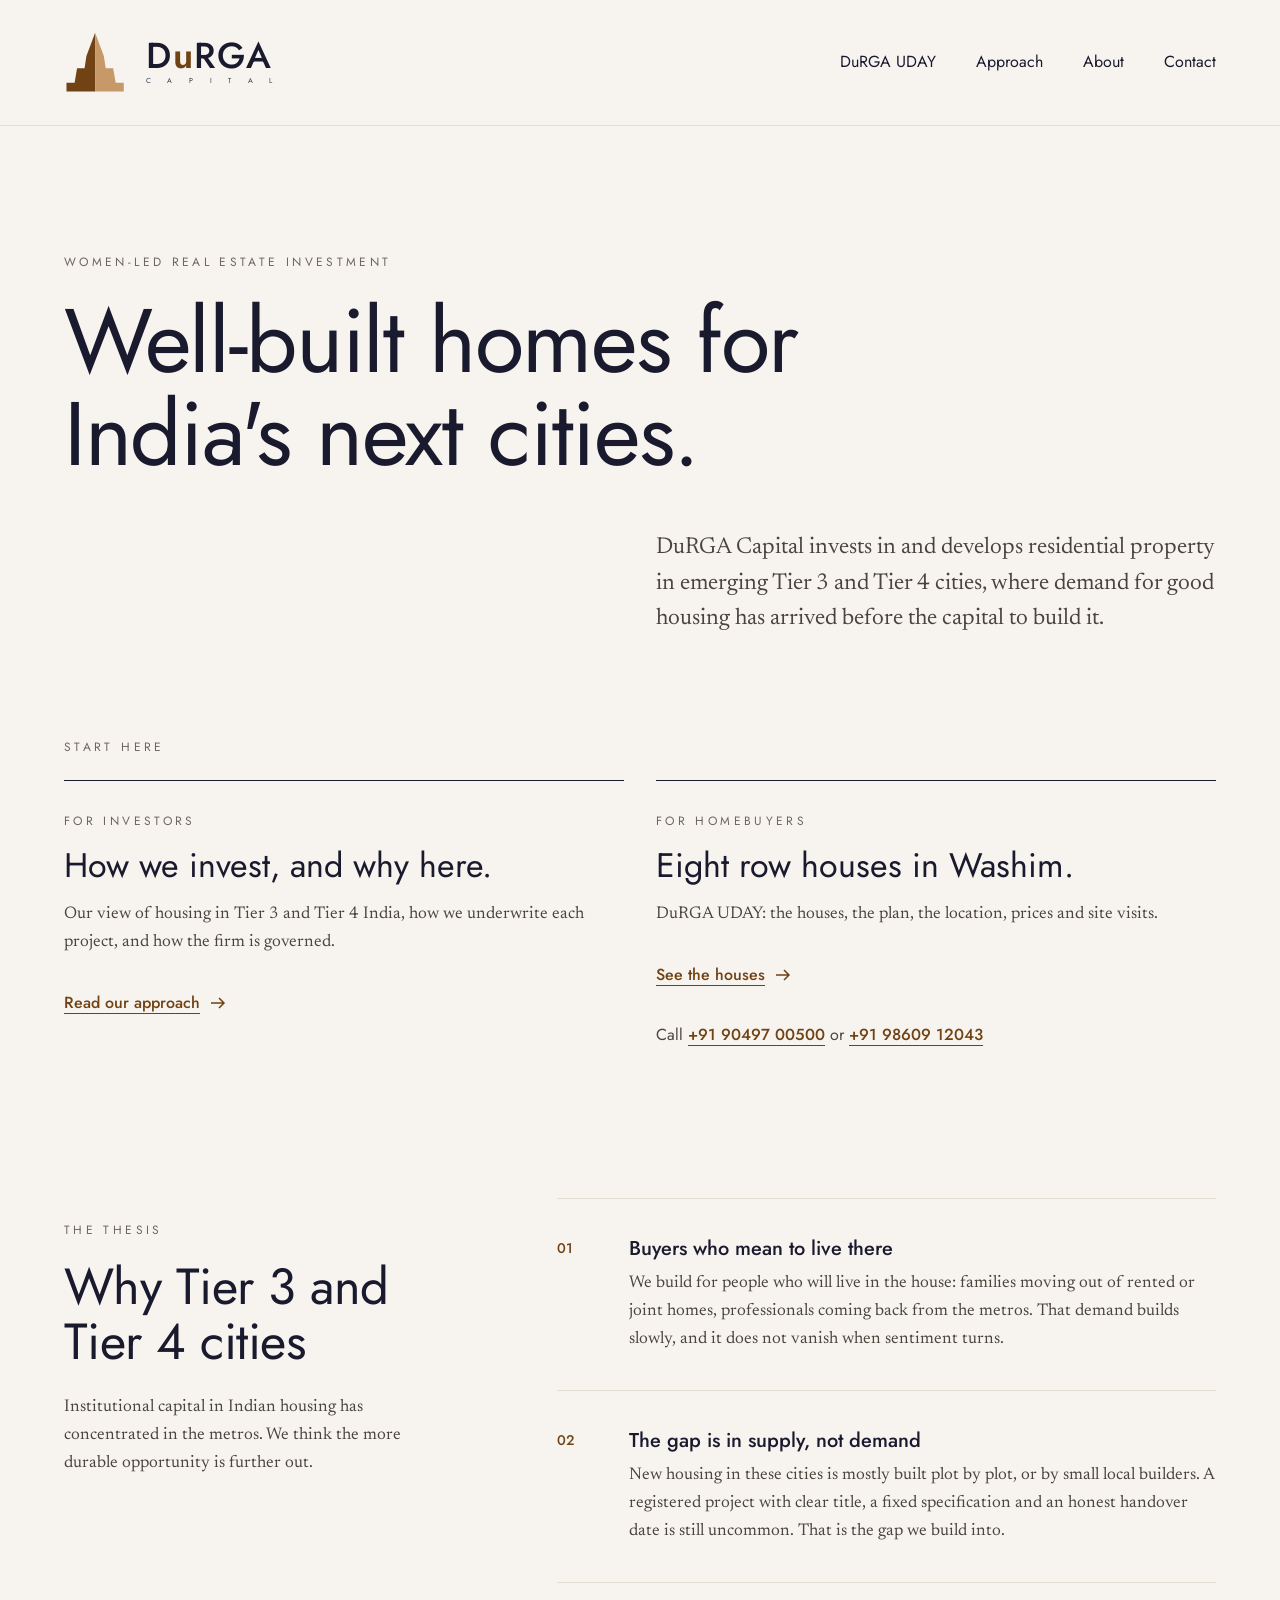
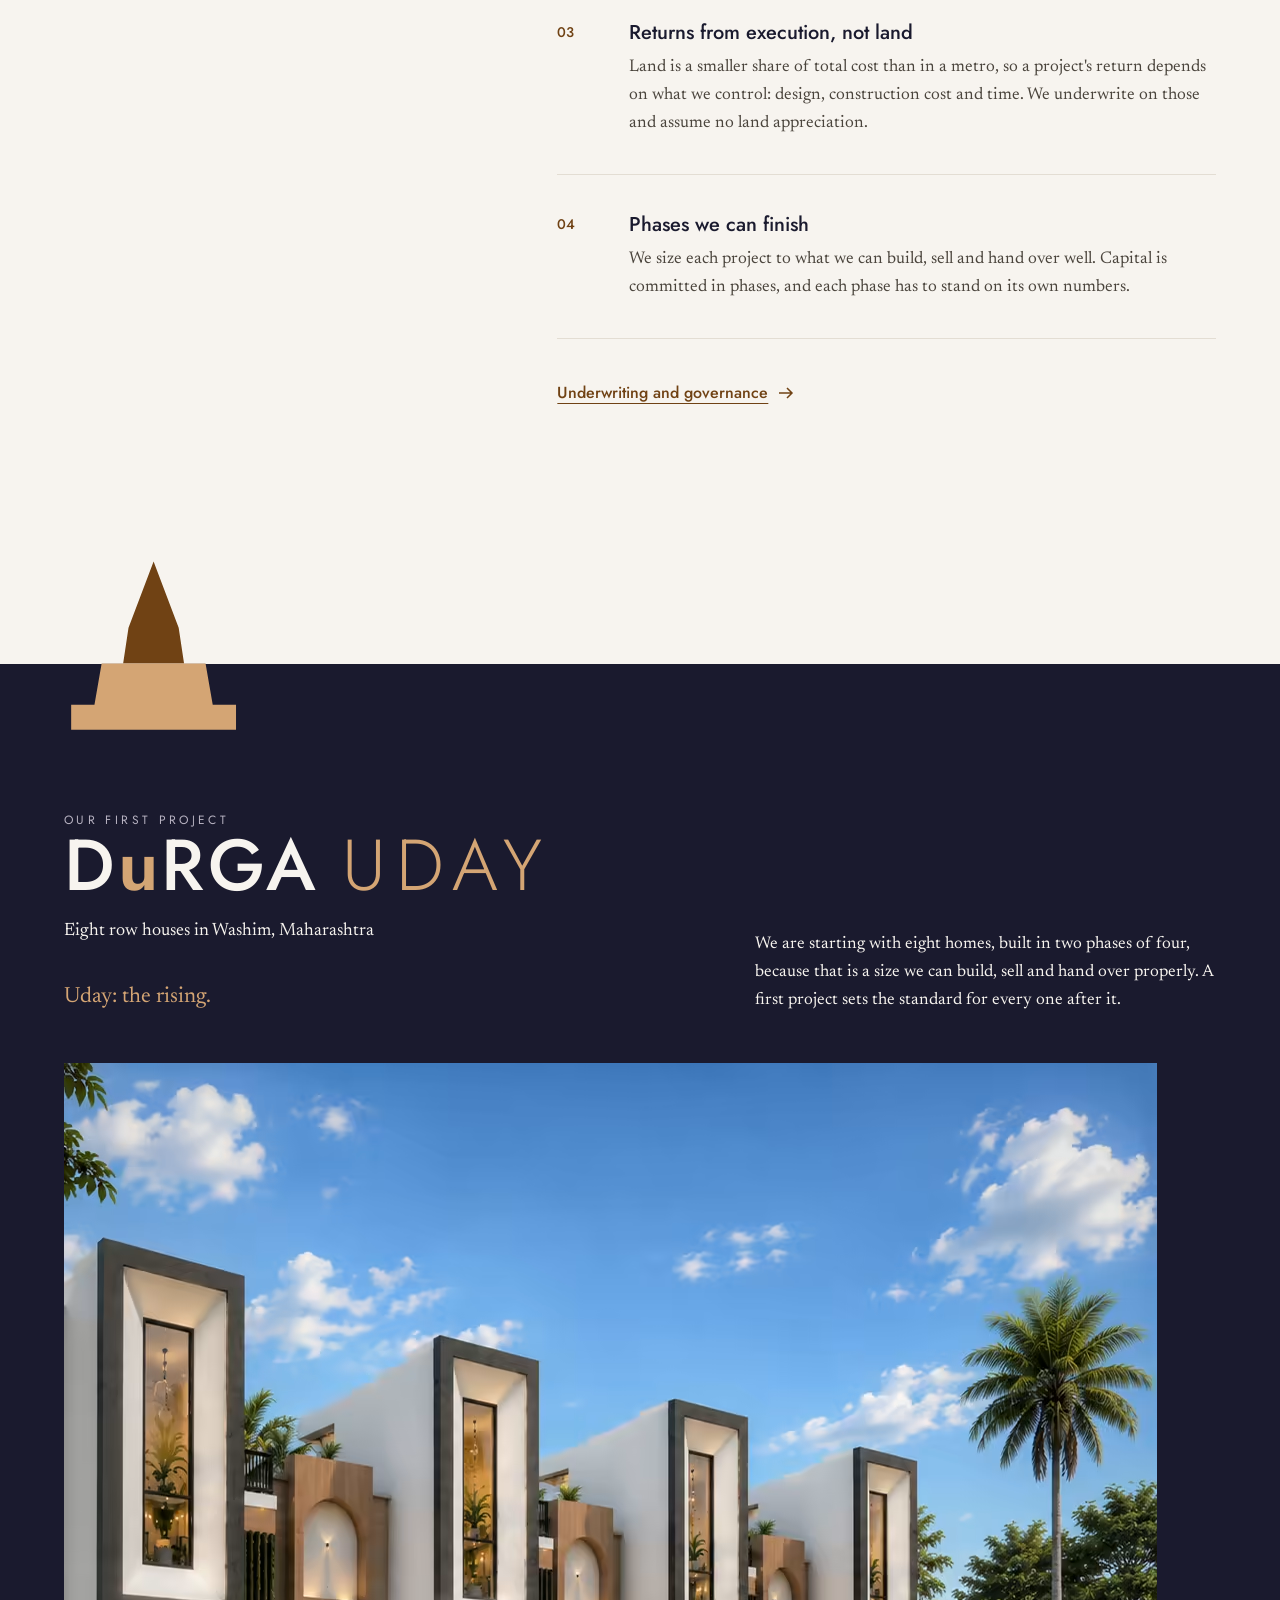
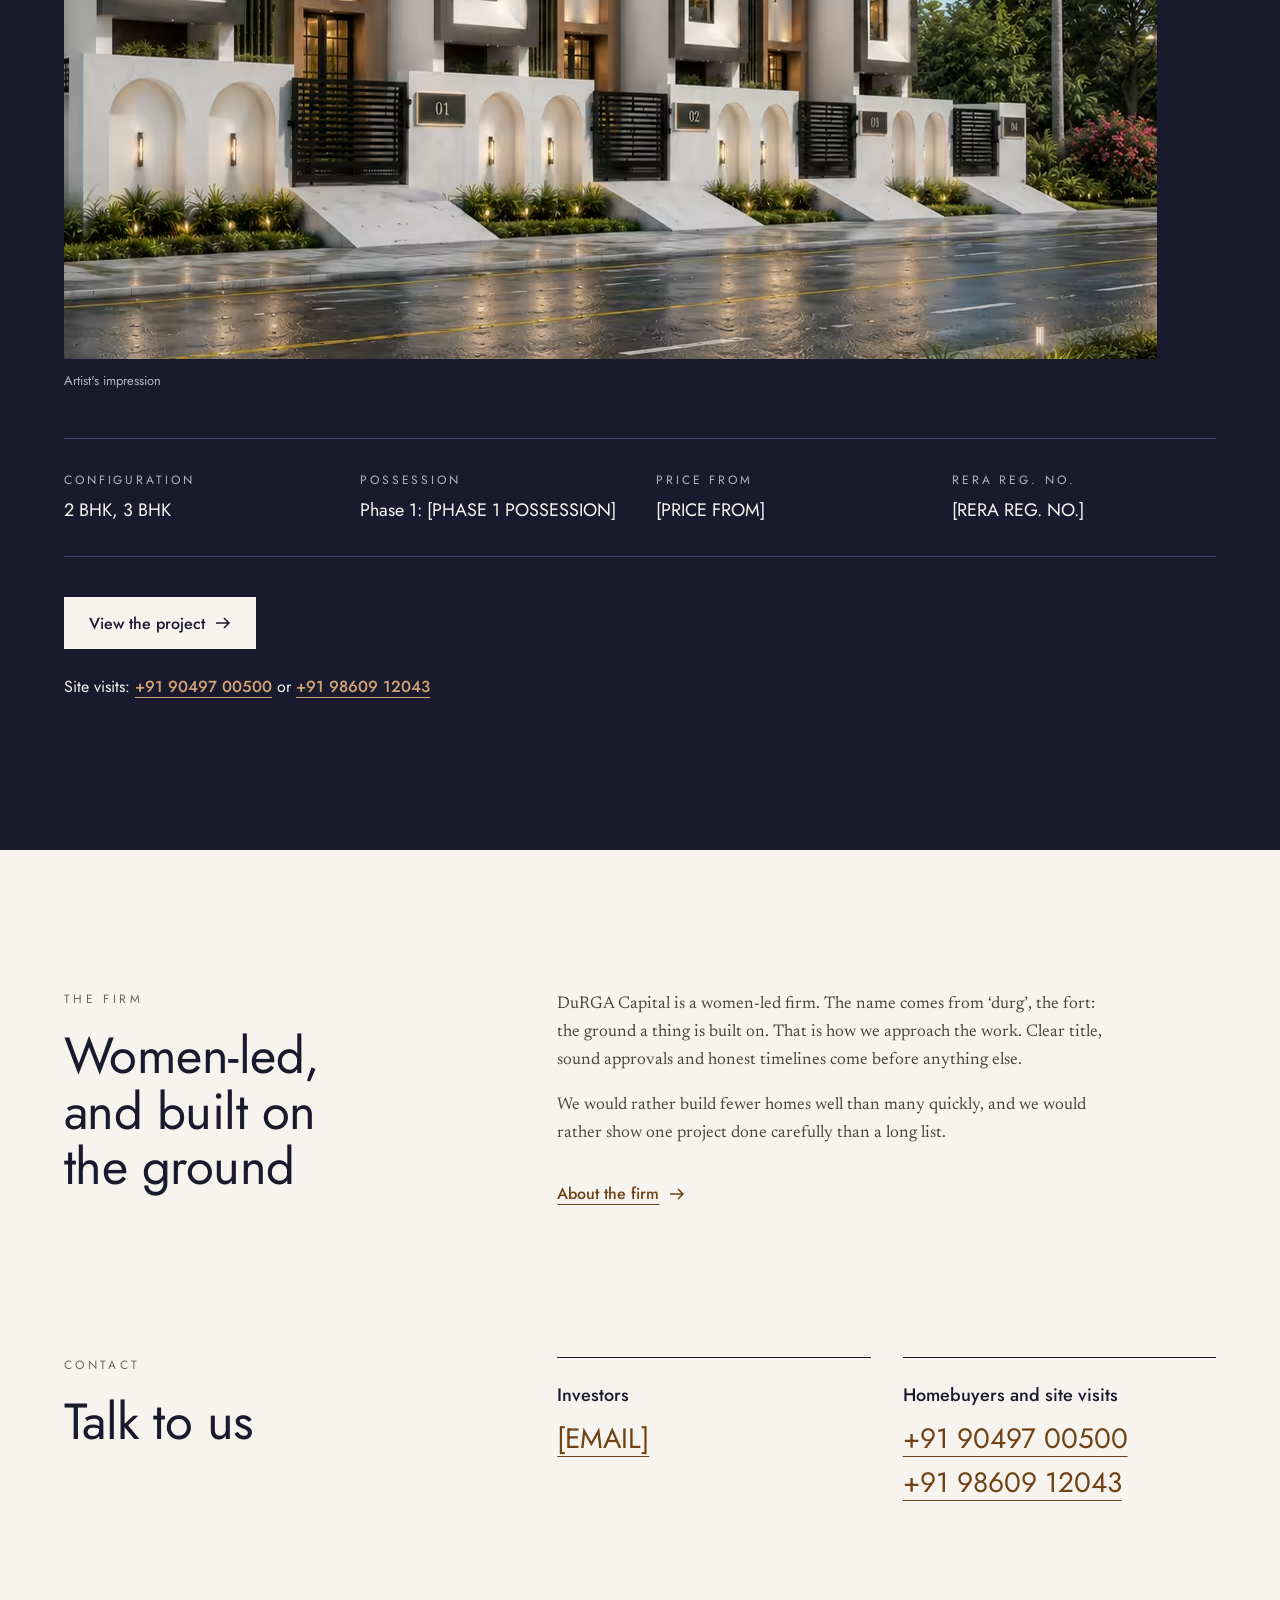
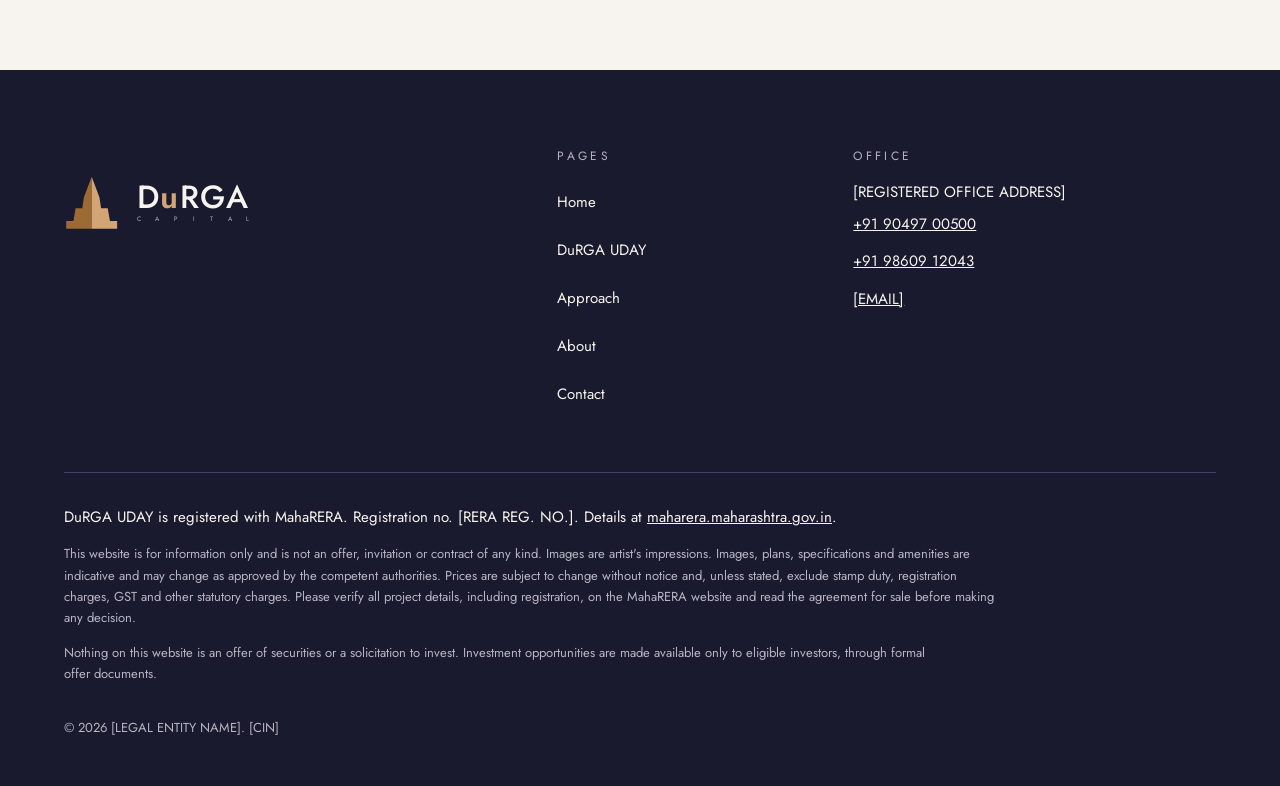
<file: index.html>
<!doctype html>
<html lang="en" dir="ltr">
<head>
<meta charset="utf-8">
<meta name="viewport" content="width=device-width, initial-scale=1">
<meta name="robots" content="noindex">
<title>DuRGA Capital — Residential real estate in India's next cities</title>
<meta name="description" content="DuRGA Capital is a women-led real estate investment firm investing in and developing residential property in emerging Tier 3 and Tier 4 Indian cities.">
<meta property="og:type" content="website">
<meta property="og:title" content="DuRGA Capital">
<meta property="og:description" content="A women-led real estate investment firm building homes in India's Tier 3 and Tier 4 cities.">
<!-- When translations exist, list every language version on every page:
<link rel="alternate" hreflang="en" href="https://[DOMAIN]/">
<link rel="alternate" hreflang="hi" href="https://[DOMAIN]/hi/">
<link rel="alternate" hreflang="[REGIONAL CODE]" href="https://[DOMAIN]/[REGIONAL CODE]/">
<link rel="alternate" hreflang="x-default" href="https://[DOMAIN]/">
-->

<link rel="icon" href="assets/favicon/favicon.svg">
<link rel="icon" type="image/png" sizes="32x32" href="assets/favicon/png/favicon-32.png">
<link rel="icon" type="image/png" sizes="16x16" href="assets/favicon/png/favicon-16.png">
<link rel="apple-touch-icon" sizes="180x180" href="assets/favicon/png/favicon-180.png">
<meta name="theme-color" content="#1A1A2E">

<!-- Same URL as the @import in brand.css: linking it here starts the font
     fetch in parallel instead of after brand.css arrives. -->
<link rel="preconnect" href="https://fonts.googleapis.com">
<link rel="preconnect" href="https://fonts.gstatic.com" crossorigin>
<link rel="stylesheet" href="https://fonts.googleapis.com/css2?family=Jost:wght@300;400;500;600&family=Newsreader:ital,opsz,wght@0,6..72,400;0,6..72,600;1,6..72,400&display=swap">
<link rel="stylesheet" href="css/brand.css">
<link rel="stylesheet" href="css/site.css">
</head>
<body>

<a class="skip-link" href="#main">Skip to content</a>

<header class="site-header">
  <div class="site-header__inner wrap">
    <a class="site-header__home" href="index.html" aria-label="DuRGA Capital, home">
      <!-- Lockup: verbatim from brand pack web/logo-snippets.html. Size is set in site.css. -->
      <span class="durga-lockup">
        <svg class="durga-lockup__mark" viewBox="0 0 100 100" role="img" aria-label="DuRGA Capital">
          <path d="M50 3L36 40L33 60L21 60L17 83L4 83L4 97L50 97Z" fill="#704214"/>
          <path d="M50 3L64 40L67 60L79 60L83 83L96 83L96 97L50 97Z" fill="#C89968"/>
        </svg>
        <span class="durga-lockup__text">
          <span class="durga-wordmark">D<span class="durga-wordmark__u">u</span>RGA</span>
          <span class="durga-subtitle" aria-hidden="true"><span>C</span><span>A</span><span>P</span><span>I</span><span>T</span><span>A</span><span>L</span></span>
        </span>
      </span>
    </a>
    <nav class="site-nav" aria-label="Main">
      <ul>
        <li><a href="projects/durga-uday.html"><span class="brand-name" translate="no">DuRGA UDAY</span></a></li>
        <li><a href="approach.html">Approach</a></li>
        <li><a href="about.html">About</a></li>
        <li><a href="contact.html">Contact</a></li>
        <!-- Language links go here when translations exist, e.g.
        <li><a href="hi/index.html" lang="hi" hreflang="hi">हिन्दी</a></li> -->
      </ul>
    </nav>
  </div>
</header>

<main id="main">

  <section class="hero wrap" aria-labelledby="hero-title">
    <div class="grid">
      <p class="eyebrow">Women-led real estate investment</p>
      <h1 id="hero-title" class="display">Well-built homes for India's next cities.</h1>
      <p class="lede"><span class="brand-name" translate="no">DuRGA</span> Capital invests in and develops residential property in emerging Tier&nbsp;3 and Tier&nbsp;4 cities, where demand for good housing has arrived before the capital to build it.</p>
    </div>
  </section>

  <section class="paths wrap" aria-labelledby="paths-title">
    <h2 id="paths-title" class="eyebrow paths__title">Start here</h2>
    <div class="grid">
      <article class="path path--invest">
        <p class="eyebrow">For investors</p>
        <h3>How we invest, and why here.</h3>
        <p>Our view of housing in Tier&nbsp;3 and Tier&nbsp;4 India, how we underwrite each project, and how the firm is governed.</p>
        <div class="path__links">
          <a class="text-link" href="approach.html">Read our approach
            <svg class="icon" viewBox="0 0 16 16" aria-hidden="true" focusable="false"><path d="M1 8h13M9 3l5 5-5 5" fill="none" stroke="currentColor" stroke-width="1.5"/></svg></a>
        </div>
      </article>
      <article class="path path--buy">
        <p class="eyebrow">For homebuyers</p>
        <h3>Eight row houses in Washim.</h3>
        <p><span class="brand-name" translate="no">DuRGA UDAY</span>: the houses, the plan, the location, prices and site visits.</p>
        <div class="path__links">
          <a class="text-link" href="projects/durga-uday.html">See the houses
            <svg class="icon" viewBox="0 0 16 16" aria-hidden="true" focusable="false"><path d="M1 8h13M9 3l5 5-5 5" fill="none" stroke="currentColor" stroke-width="1.5"/></svg></a>
        </div>
        <p class="phones">Call <a href="tel:+919049700500">+91 90497 00500</a> or <a href="tel:+919860912043">+91 98609 12043</a></p>
      </article>
    </div>
  </section>

  <section class="section wrap" id="thesis" aria-labelledby="thesis-title">
    <div class="grid">
      <div class="thesis__head">
        <p class="eyebrow">The thesis</p>
        <h2 id="thesis-title" class="title">Why Tier&nbsp;3 and Tier&nbsp;4 cities</h2>
        <p>Institutional capital in Indian housing has concentrated in the metros. We think the more durable opportunity is further out.</p>
      </div>
      <div class="thesis__body">
        <ol class="thesis__list">
          <li>
            <div>
              <h3>Buyers who mean to live there</h3>
              <p>We build for people who will live in the house: families moving out of rented or joint homes, professionals coming back from the metros. That demand builds slowly, and it does not vanish when sentiment turns.</p>
            </div>
          </li>
          <li>
            <div>
              <h3>The gap is in supply, not demand</h3>
              <p>New housing in these cities is mostly built plot by plot, or by small local builders. A registered project with clear title, a fixed specification and an honest handover date is still uncommon. That is the gap we build into.</p>
            </div>
          </li>
          <li>
            <div>
              <h3>Returns from execution, not land</h3>
              <p>Land is a smaller share of total cost than in a metro, so a project's return depends on what we control: design, construction cost and time. We underwrite on those and assume no land appreciation.</p>
            </div>
          </li>
          <li>
            <div>
              <h3>Phases we can finish</h3>
              <p>We size each project to what we can build, sell and hand over well. Capital is committed in phases, and each phase has to stand on its own numbers.</p>
            </div>
          </li>
        </ol>
        <a class="text-link thesis__more" href="approach.html">Underwriting and governance
          <svg class="icon" viewBox="0 0 16 16" aria-hidden="true" focusable="false"><path d="M1 8h13M9 3l5 5-5 5" fill="none" stroke="currentColor" stroke-width="1.5"/></svg></a>
      </div>
    </div>
  </section>

  <section class="feature on-dark" aria-labelledby="uday-title">
    <div class="wrap">
      <!-- The mark rising across the horizon (board 11): copper above, gold below. -->
      <svg class="feature__mark" viewBox="0 0 100 100" aria-hidden="true" focusable="false">
        <defs>
          <clipPath id="uday-sky"><rect x="0" y="0" width="100" height="60"/></clipPath>
          <clipPath id="uday-ground"><rect x="0" y="60" width="100" height="40"/></clipPath>
        </defs>
        <path d="M50 3L64 40L67 60L79 60L83 83L96 83L96 97L4 97L4 83L17 83L21 60L33 60L36 40Z" fill="#704214" clip-path="url(#uday-sky)"/>
        <path d="M50 3L64 40L67 60L79 60L83 83L96 83L96 97L4 97L4 83L17 83L21 60L33 60L36 40Z" fill="#D4A574" clip-path="url(#uday-ground)"/>
      </svg>

      <div class="feature__body grid">
        <div class="feature__intro">
          <p class="eyebrow">Our first project</p>
          <h2 id="uday-title" class="project-name brand-name" translate="no"><span class="project-name__durga">D<span class="durga-wordmark__u">u</span>RGA</span> <span class="project-name__sub">UDAY</span></h2>
          <p class="feature__where">Eight row houses in Washim, Maharashtra</p>
          <p class="feature__meaning"><span translate="no">Uday</span>: the rising.</p>
        </div>
        <div class="feature__copy-wrap">
          <p class="feature__copy">We are starting with eight homes, built in two phases of four, because that is a size we can build, sell and hand over properly. A first project sets the standard for every one after it.</p>
        </div>
      </div>

      <figure class="figure feature__image">
        <picture>
          <source type="image/avif" srcset="projects/durga-uday/images/row-640.avif 640w, projects/durga-uday/images/row-1093.avif 1093w" sizes="(min-width: 1220px) 1093px, (min-width: 960px) 90vw, calc(100vw - 56px)">
          <img src="projects/durga-uday/images/row-640.jpg" srcset="projects/durga-uday/images/row-640.jpg 640w, projects/durga-uday/images/row-1093.jpg 1093w" sizes="(min-width: 1220px) 1093px, (min-width: 960px) 90vw, calc(100vw - 56px)" width="1093" height="895" loading="lazy" decoding="async" alt="Four of the row houses seen from the street: tall white frontages with dark-framed glazed towers, timber-clad arched entrances, and low marble boundary walls with numbered gates.">
        </picture>
        <figcaption>Artist's impression</figcaption>
      </figure>

      <dl class="facts">
        <div><dt>Configuration</dt><dd>2 BHK, 3 BHK</dd></div>
        <div><dt>Possession</dt><dd>Phase 1: [PHASE 1 POSSESSION]</dd></div>
        <div><dt>Price from</dt><dd>[PRICE FROM]</dd></div>
        <div><dt>RERA reg. no.</dt><dd>[RERA REG. NO.]</dd></div>
      </dl>

      <div class="feature__actions">
        <a class="button button--solid" href="projects/durga-uday.html">View the project
          <svg class="icon" viewBox="0 0 16 16" aria-hidden="true" focusable="false"><path d="M1 8h13M9 3l5 5-5 5" fill="none" stroke="currentColor" stroke-width="1.5"/></svg></a>
      </div>
      <p class="phones feature__phones">Site visits: <a href="tel:+919049700500">+91 90497 00500</a> or <a href="tel:+919860912043">+91 98609 12043</a></p>
    </div>
  </section>

  <section class="section firm wrap" aria-labelledby="firm-title">
    <div class="grid">
      <div class="firm__head">
        <p class="eyebrow">The firm</p>
        <h2 id="firm-title" class="title">Women-led, and built on the ground</h2>
      </div>
      <div class="firm__body">
        <p><span class="brand-name" translate="no">DuRGA</span> Capital is a women-led firm. The name comes from <span lang="hi-Latn">‘durg’</span>, the fort: the ground a thing is built on. That is how we approach the work. Clear title, sound approvals and honest timelines come before anything else.</p>
        <p>We would rather build fewer homes well than many quickly, and we would rather show one project done carefully than a long list.</p>
        <a class="text-link" href="about.html">About the firm
          <svg class="icon" viewBox="0 0 16 16" aria-hidden="true" focusable="false"><path d="M1 8h13M9 3l5 5-5 5" fill="none" stroke="currentColor" stroke-width="1.5"/></svg></a>
      </div>
    </div>
  </section>

  <section class="section section--last reach wrap" aria-labelledby="reach-title">
    <div class="grid">
      <div class="reach__head">
        <p class="eyebrow">Contact</p>
        <h2 id="reach-title" class="title">Talk to us</h2>
      </div>
      <div class="reach__list">
        <div>
          <h3>Investors</h3>
          <a class="text-link" href="mailto:[EMAIL]">[EMAIL]</a>
        </div>
        <div>
          <h3>Homebuyers and site visits</h3>
          <a class="text-link" href="tel:+919049700500">+91 90497 00500</a><br>
          <a class="text-link" href="tel:+919860912043">+91 98609 12043</a>
        </div>
      </div>
    </div>
  </section>

</main>

<footer class="site-footer on-dark">
  <div class="wrap">
    <div class="site-footer__cols">
      <div class="site-footer__brand">
        <!-- Reversed lockup: verbatim from logo-snippets.html (navy ground). -->
        <span class="durga-lockup durga-lockup--reversed">
          <svg class="durga-lockup__mark" viewBox="0 0 100 100" role="img" aria-label="DuRGA Capital">
            <path d="M50 3L36 40L33 60L21 60L17 83L4 83L4 97L50 97Z" fill="#9C6B33"/>
            <path d="M50 3L64 40L67 60L79 60L83 83L96 83L96 97L50 97Z" fill="#D4A574"/>
          </svg>
          <span class="durga-lockup__text">
            <span class="durga-wordmark">D<span class="durga-wordmark__u">u</span>RGA</span>
            <span class="durga-subtitle" aria-hidden="true"><span>C</span><span>A</span><span>P</span><span>I</span><span>T</span><span>A</span><span>L</span></span>
          </span>
        </span>
      </div>

      <nav class="site-footer__nav" aria-label="Footer">
        <h2 class="eyebrow">Pages</h2>
        <ul>
          <li><a href="index.html">Home</a></li>
          <li><a href="projects/durga-uday.html"><span class="brand-name" translate="no">DuRGA UDAY</span></a></li>
          <li><a href="approach.html">Approach</a></li>
          <li><a href="about.html">About</a></li>
          <li><a href="contact.html">Contact</a></li>
        </ul>
      </nav>

      <div class="site-footer__contact">
        <h2 class="eyebrow">Office</h2>
        <address>
          [REGISTERED OFFICE ADDRESS]<br>
          <a href="tel:+919049700500">+91 90497 00500</a><br>
          <a href="tel:+919860912043">+91 98609 12043</a><br>
          <a href="mailto:[EMAIL]">[EMAIL]</a>
        </address>
      </div>
    </div>

    <div class="legal">
      <h2 class="visually-hidden">Registration and disclaimer</h2>
      <p class="rera"><span class="brand-name" translate="no">DuRGA UDAY</span> is registered with MahaRERA. Registration no. [RERA REG. NO.]. Details at <a href="https://maharera.maharashtra.gov.in" rel="noopener">maharera.maharashtra.gov.in</a>.</p>
      <p>This website is for information only and is not an offer, invitation or contract of any kind. Images are artist's impressions. Images, plans, specifications and amenities are indicative and may change as approved by the competent authorities. Prices are subject to change without notice and, unless stated, exclude stamp duty, registration charges, GST and other statutory charges. Please verify all project details, including registration, on the MahaRERA website and read the agreement for sale before making any decision.</p>
      <p>Nothing on this website is an offer of securities or a solicitation to invest. Investment opportunities are made available only to eligible investors, through formal offer documents.</p>
      <p class="legal__copy">© 2026 [LEGAL ENTITY NAME]. [CIN]</p>
    </div>
  </div>
</footer>

</body>
</html>
</file>
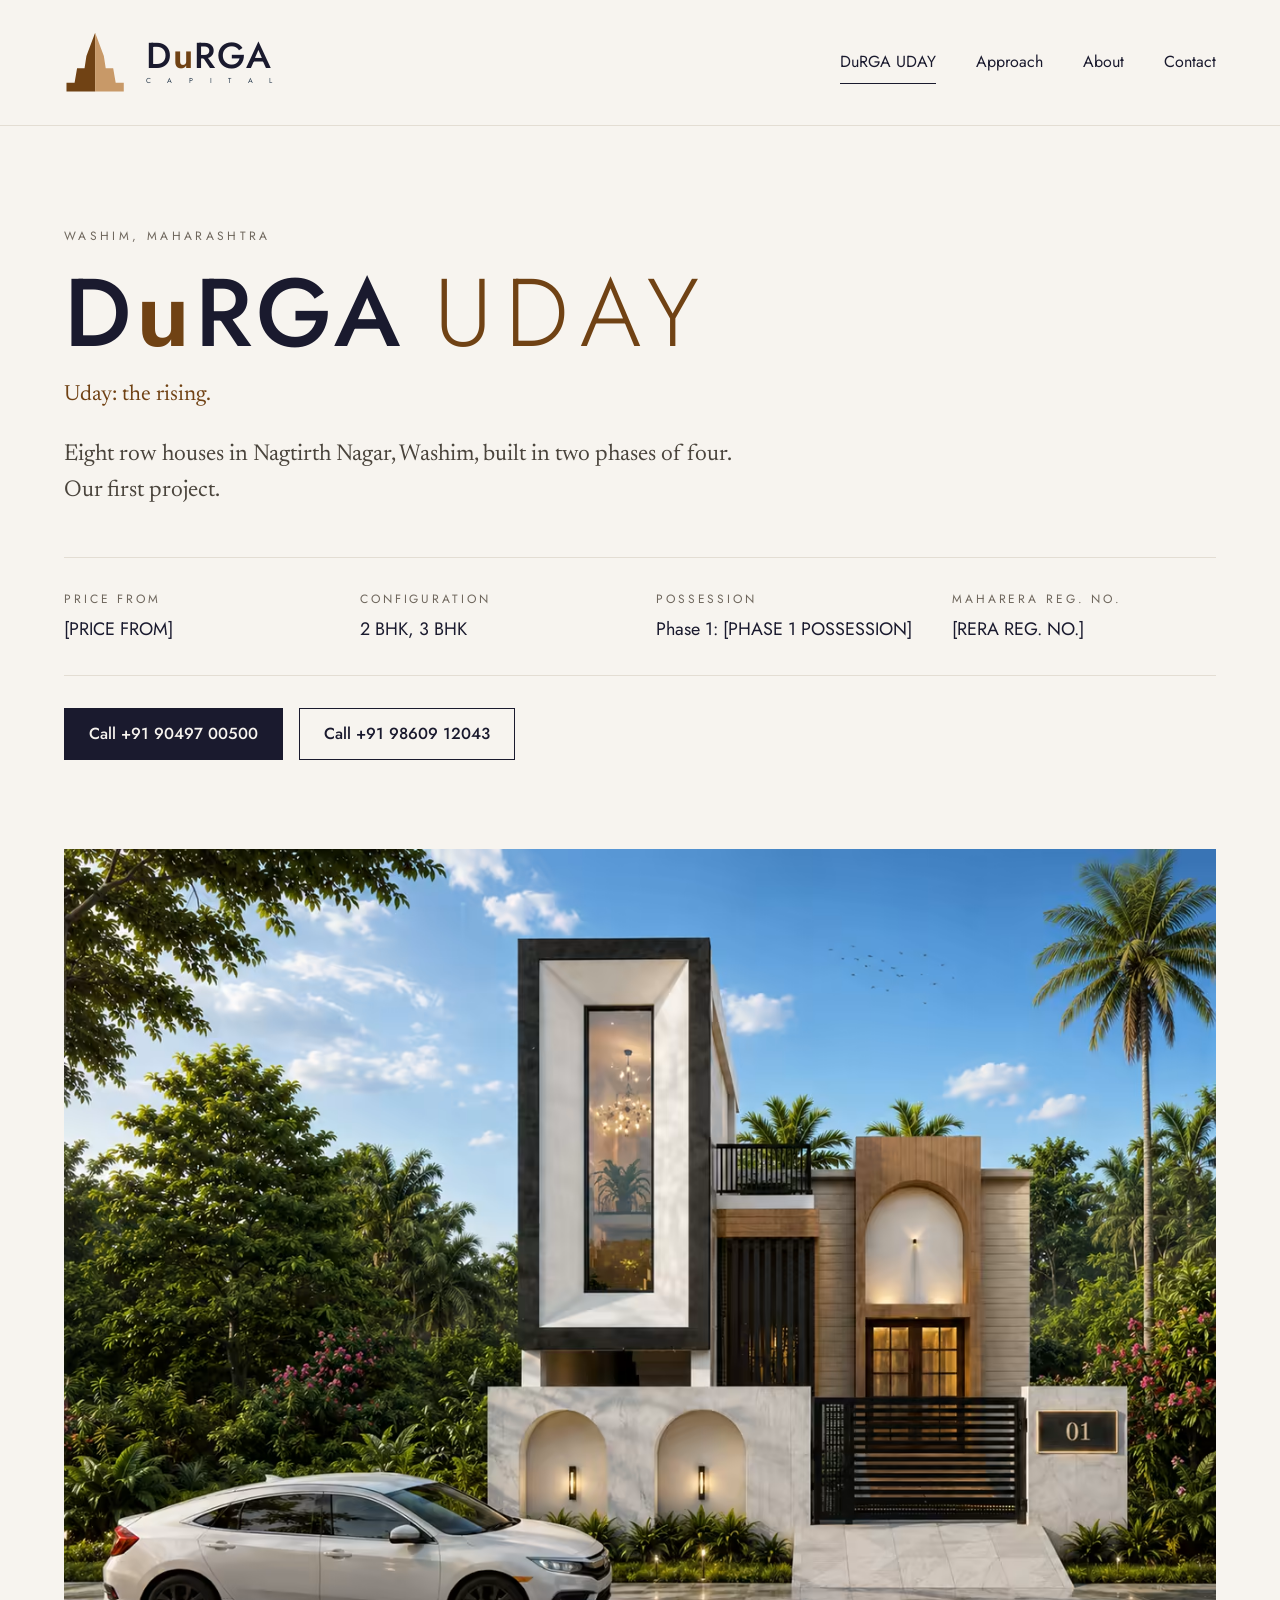
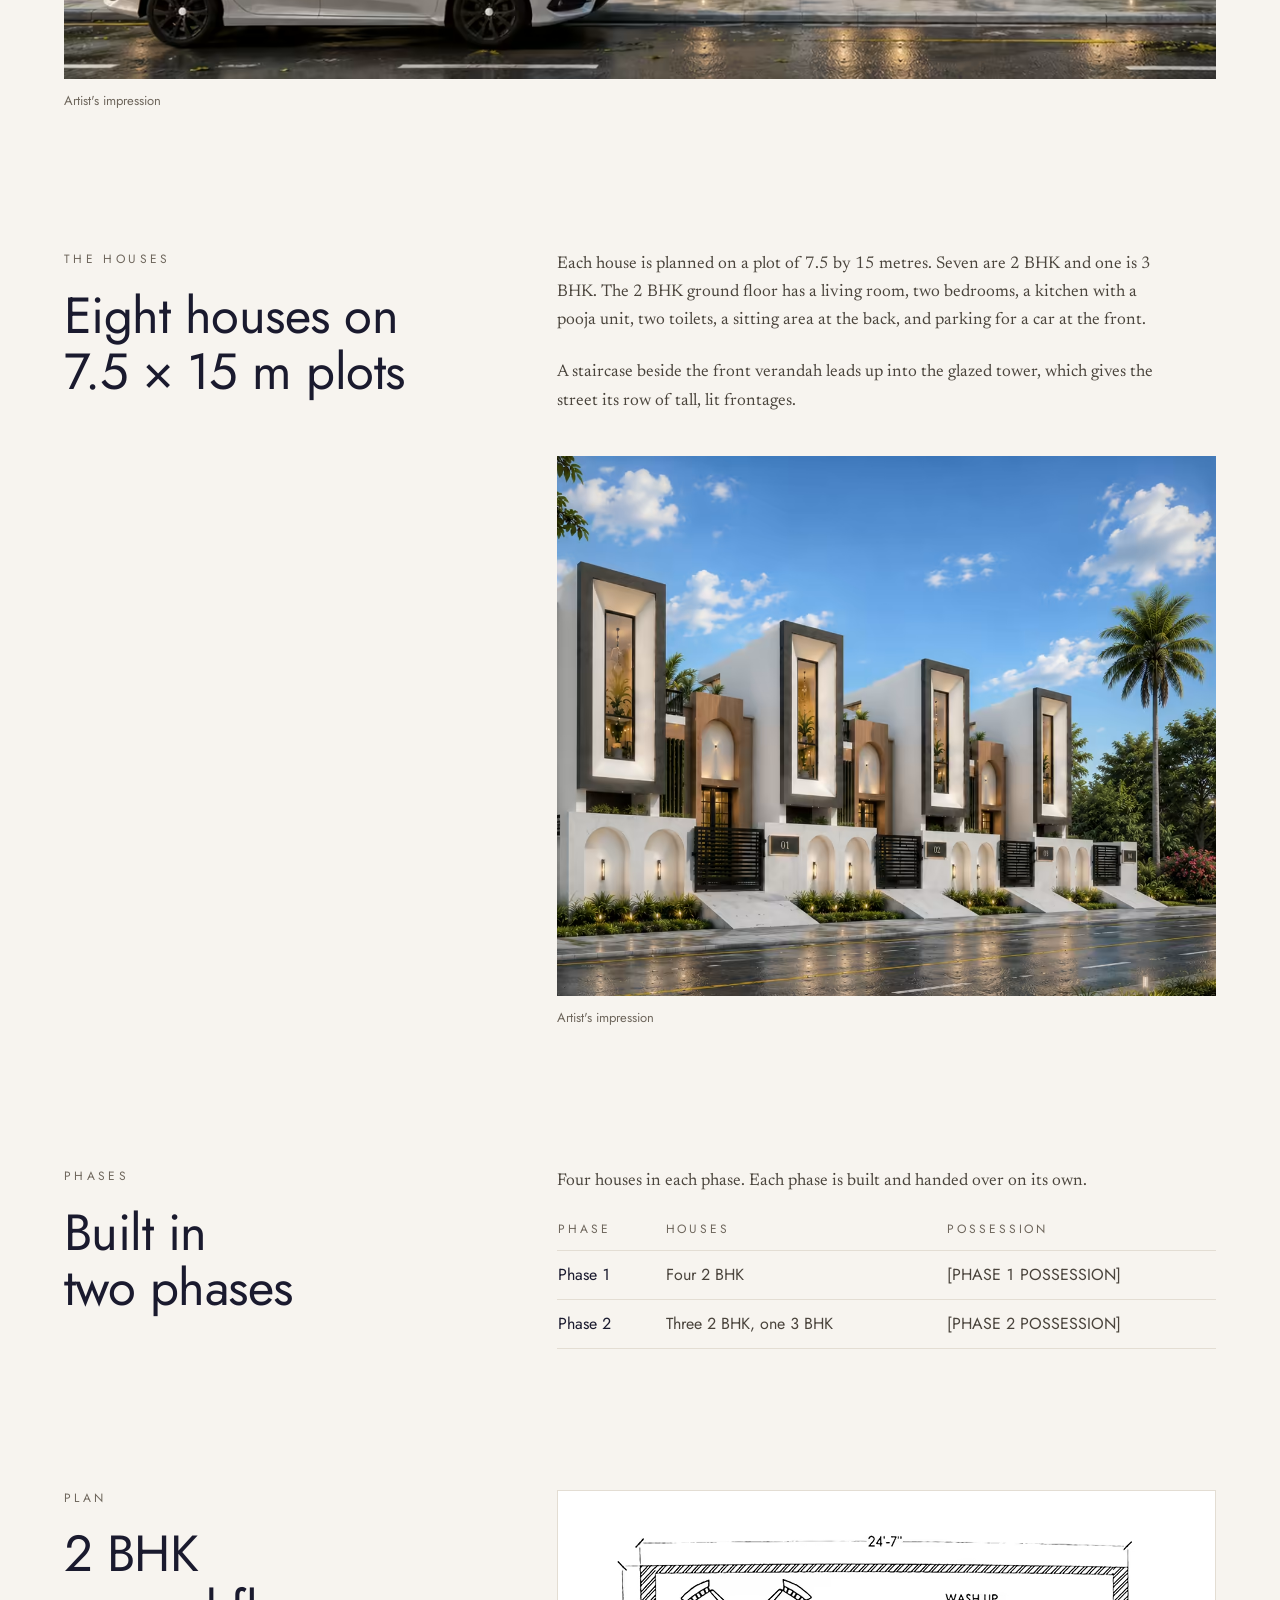
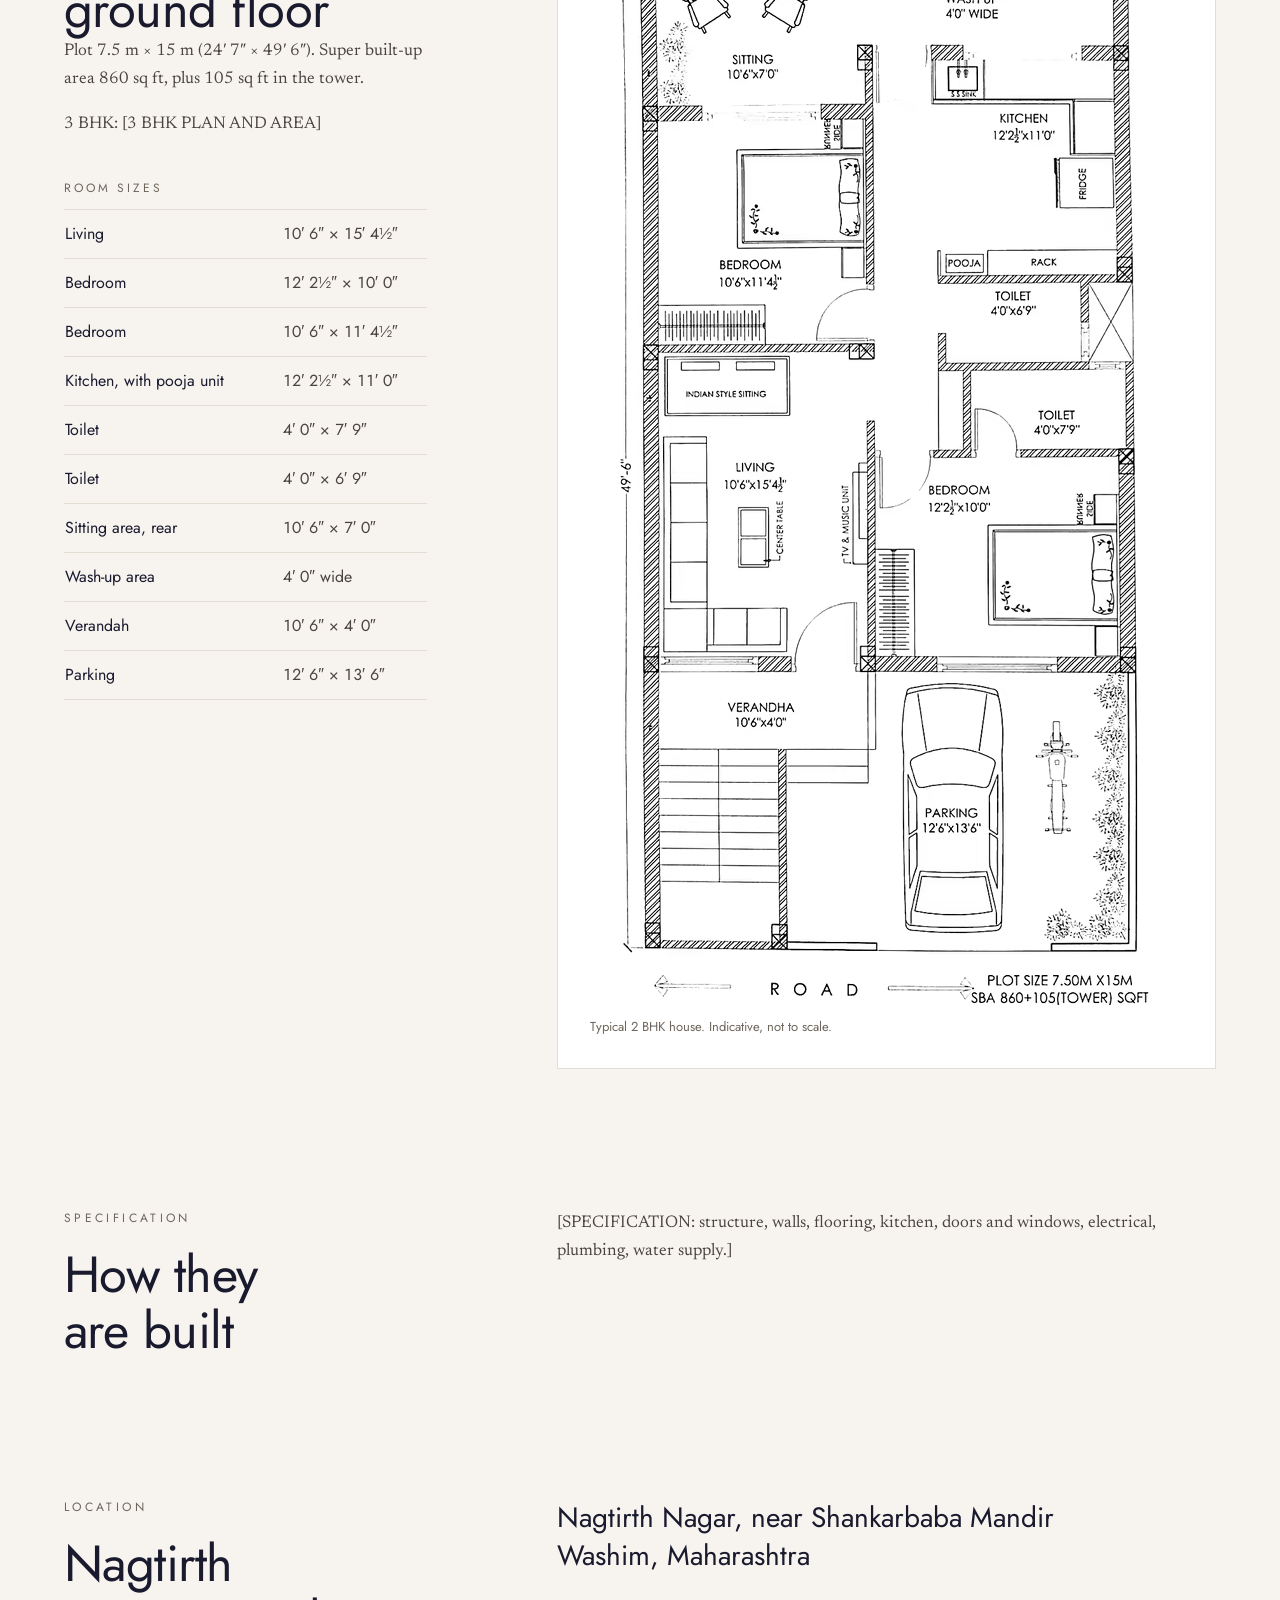
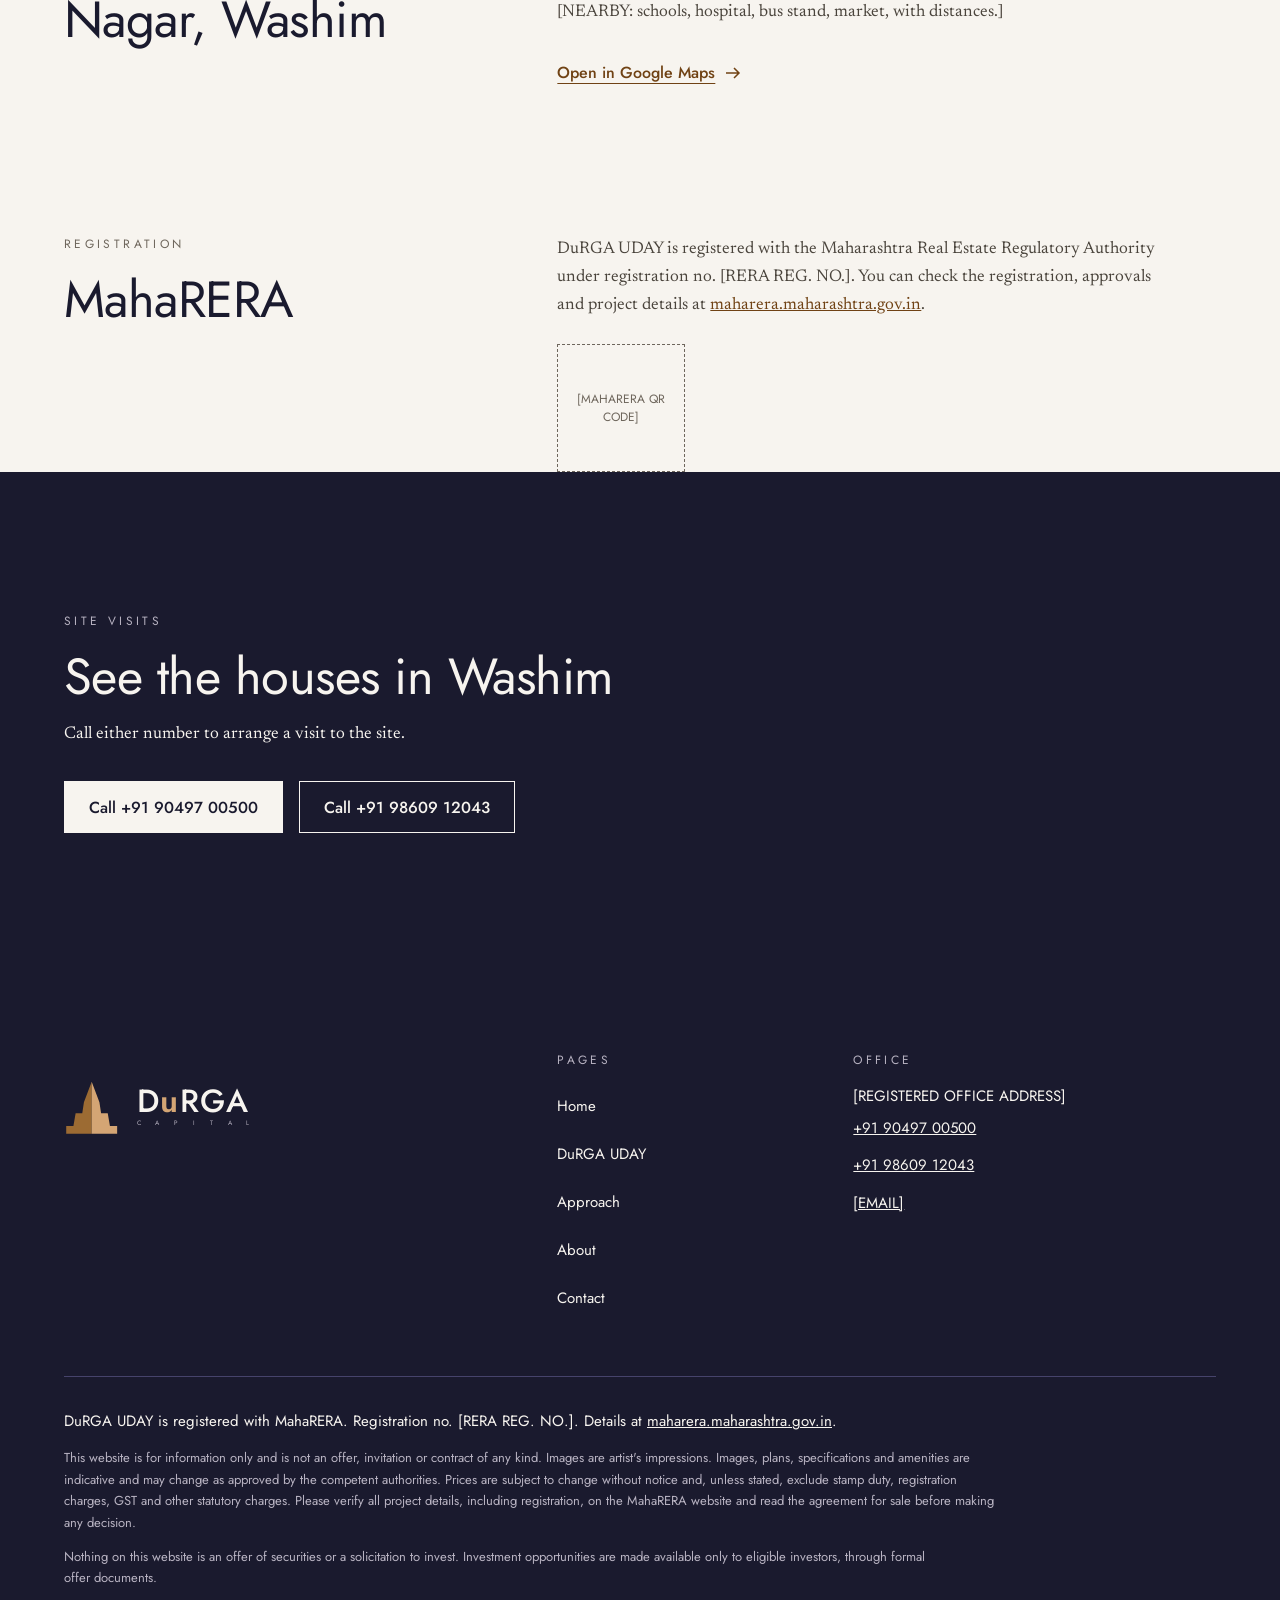
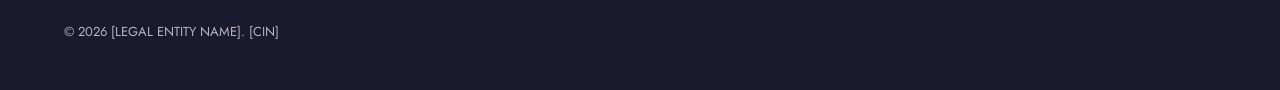
<file: projects/durga-uday.html>
<!doctype html>
<html lang="en" dir="ltr">
<head>
<meta charset="utf-8">
<meta name="viewport" content="width=device-width, initial-scale=1">
<meta name="robots" content="noindex">
<title>DuRGA UDAY — Eight row houses in Washim · DuRGA Capital</title>
<meta name="description" content="DuRGA UDAY: eight 2 BHK and 3 BHK row houses, built in two phases, in Nagtirth Nagar, Washim, Maharashtra. Plans, location, prices and site visits. MahaRERA reg. no. [RERA REG. NO.]">
<meta property="og:type" content="website">
<meta property="og:title" content="DuRGA UDAY — Eight row houses in Washim">
<meta property="og:description" content="Eight 2 BHK and 3 BHK row houses in Nagtirth Nagar, Washim, by DuRGA Capital.">
<!-- When translations exist:
<link rel="alternate" hreflang="en" href="https://[DOMAIN]/projects/durga-uday.html">
<link rel="alternate" hreflang="hi" href="https://[DOMAIN]/hi/projects/durga-uday.html">
<link rel="alternate" hreflang="x-default" href="https://[DOMAIN]/projects/durga-uday.html">
-->

<link rel="icon" href="../assets/favicon/favicon.svg">
<link rel="icon" type="image/png" sizes="32x32" href="../assets/favicon/png/favicon-32.png">
<link rel="icon" type="image/png" sizes="16x16" href="../assets/favicon/png/favicon-16.png">
<link rel="apple-touch-icon" sizes="180x180" href="../assets/favicon/png/favicon-180.png">
<meta name="theme-color" content="#1A1A2E">

<link rel="preconnect" href="https://fonts.googleapis.com">
<link rel="preconnect" href="https://fonts.gstatic.com" crossorigin>
<link rel="stylesheet" href="https://fonts.googleapis.com/css2?family=Jost:wght@300;400;500;600&family=Newsreader:ital,opsz,wght@0,6..72,400;0,6..72,600;1,6..72,400&display=swap">
<link rel="stylesheet" href="../css/brand.css">
<link rel="stylesheet" href="../css/site.css">
</head>
<body>

<a class="skip-link" href="#main">Skip to content</a>

<header class="site-header">
  <div class="site-header__inner wrap">
    <a class="site-header__home" href="../index.html" aria-label="DuRGA Capital, home">
      <!-- Lockup: verbatim from brand pack web/logo-snippets.html. Size is set in site.css. -->
      <span class="durga-lockup">
        <svg class="durga-lockup__mark" viewBox="0 0 100 100" role="img" aria-label="DuRGA Capital">
          <path d="M50 3L36 40L33 60L21 60L17 83L4 83L4 97L50 97Z" fill="#704214"/>
          <path d="M50 3L64 40L67 60L79 60L83 83L96 83L96 97L50 97Z" fill="#C89968"/>
        </svg>
        <span class="durga-lockup__text">
          <span class="durga-wordmark">D<span class="durga-wordmark__u">u</span>RGA</span>
          <span class="durga-subtitle" aria-hidden="true"><span>C</span><span>A</span><span>P</span><span>I</span><span>T</span><span>A</span><span>L</span></span>
        </span>
      </span>
    </a>
    <nav class="site-nav" aria-label="Main">
      <ul>
        <li><a href="durga-uday.html" aria-current="page"><span class="brand-name" translate="no">DuRGA UDAY</span></a></li>
        <li><a href="../approach.html">Approach</a></li>
        <li><a href="../about.html">About</a></li>
        <li><a href="../contact.html">Contact</a></li>
      </ul>
    </nav>
  </div>
</header>

<main id="main">

  <section class="project-hero wrap" aria-labelledby="project-title">
    <p class="eyebrow">Washim, Maharashtra</p>
    <h1 id="project-title" class="project-name brand-name" translate="no"><span class="project-name__durga">D<span class="durga-wordmark__u">u</span>RGA</span> <span class="project-name__sub">UDAY</span></h1>
    <p class="feature__meaning"><span translate="no">Uday</span>: the rising.</p>
    <p class="lede">Eight row houses in Nagtirth Nagar, Washim, built in two phases of four. Our first project.</p>

    <dl class="facts">
      <div><dt>Price from</dt><dd>[PRICE FROM]</dd></div>
      <div><dt>Configuration</dt><dd>2 BHK, 3 BHK</dd></div>
      <div><dt>Possession</dt><dd>Phase 1: [PHASE 1 POSSESSION]</dd></div>
      <div><dt>MahaRERA reg. no.</dt><dd>[RERA REG. NO.]</dd></div>
    </dl>

    <div class="actions">
      <a class="button button--solid" href="tel:+919049700500">Call +91 90497 00500</a>
      <a class="button" href="tel:+919860912043">Call +91 98609 12043</a>
    </div>

    <figure class="figure project-hero__image">
      <picture>
        <source type="image/avif" srcset="durga-uday/images/house-front-640.avif 640w, durga-uday/images/house-front-1280.avif 1280w" sizes="(min-width: 1420px) 1280px, (min-width: 960px) 90vw, calc(100vw - 56px)">
        <img src="durga-uday/images/house-front-640.jpg" srcset="durga-uday/images/house-front-640.jpg 640w, durga-uday/images/house-front-1280.jpg 1280w" sizes="(min-width: 1420px) 1280px, (min-width: 960px) 90vw, calc(100vw - 56px)" width="1280" height="923" decoding="async" alt="One of the row houses from the street: a white marble boundary wall with two lit arches and a black slatted gate marked 01, a timber-clad arched entrance, and a tall glazed tower framed in dark stone.">
      </picture>
      <figcaption>Artist's impression</figcaption>
    </figure>
  </section>

  <section class="section wrap" aria-labelledby="houses-title">
    <div class="grid">
      <div class="split__head">
        <p class="eyebrow">The houses</p>
        <h2 id="houses-title" class="title">Eight houses on 7.5&nbsp;×&nbsp;15&nbsp;m plots</h2>
      </div>
      <div class="split__body">
        <p>Each house is planned on a plot of 7.5 by 15 metres. Seven are 2 BHK and one is 3 BHK. The 2 BHK ground floor has a living room, two bedrooms, a kitchen with a pooja unit, two toilets, a sitting area at the back, and parking for a car at the front.</p>
        <p>A staircase beside the front verandah leads up into the glazed tower, which gives the street its row of tall, lit frontages.</p>
        <figure class="figure">
          <picture>
            <source type="image/avif" srcset="durga-uday/images/row-640.avif 640w, durga-uday/images/row-1093.avif 1093w" sizes="(min-width: 960px) 52vw, calc(100vw - 56px)">
            <img src="durga-uday/images/row-640.jpg" srcset="durga-uday/images/row-640.jpg 640w, durga-uday/images/row-1093.jpg 1093w" sizes="(min-width: 960px) 52vw, calc(100vw - 56px)" width="1093" height="895" loading="lazy" decoding="async" alt="Four of the row houses side by side along the street, gates numbered 01 to 04, each with a glazed tower and an arched timber entrance.">
          </picture>
          <figcaption>Artist's impression</figcaption>
        </figure>
      </div>
    </div>
  </section>

  <section class="section wrap" aria-labelledby="phases-title">
    <div class="grid">
      <div class="split__head">
        <p class="eyebrow">Phases</p>
        <h2 id="phases-title" class="title">Built in two phases</h2>
      </div>
      <div class="split__body">
        <p>Four houses in each phase. Each phase is built and handed over on its own.</p>
        <table class="rooms phases" aria-labelledby="phases-title">
          <thead>
            <tr><th scope="col">Phase</th><th scope="col">Houses</th><th scope="col">Possession</th></tr>
          </thead>
          <tbody>
            <tr><th scope="row">Phase 1</th><td>Four 2 BHK</td><td>[PHASE 1 POSSESSION]</td></tr>
            <tr><th scope="row">Phase 2</th><td>Three 2 BHK, one 3 BHK</td><td>[PHASE 2 POSSESSION]</td></tr>
          </tbody>
        </table>
      </div>
    </div>
  </section>

  <section class="section wrap" aria-labelledby="plan-title">
    <div class="grid plan-section">
      <div class="split__head">
        <p class="eyebrow">Plan</p>
        <h2 id="plan-title" class="title">2 BHK ground floor</h2>
        <p>Plot 7.5&nbsp;m × 15&nbsp;m (24′&nbsp;7″ × 49′&nbsp;6″). Super built-up area 860&nbsp;sq&nbsp;ft, plus 105&nbsp;sq&nbsp;ft in the tower.</p>
        <p>3 BHK: [3 BHK PLAN AND AREA]</p>
      </div>
      <div class="split__body">
        <figure class="figure plan">
          <picture>
            <source type="image/avif" srcset="durga-uday/images/plan-ground-560.avif 560w, durga-uday/images/plan-ground-880.avif 880w" sizes="(min-width: 960px) 560px, (min-width: 720px) 45vw, calc(100vw - 56px)">
            <img src="durga-uday/images/plan-ground-560.jpg" srcset="durga-uday/images/plan-ground-560.jpg 560w, durga-uday/images/plan-ground-880.jpg 880w" sizes="(min-width: 960px) 560px, (min-width: 720px) 45vw, calc(100vw - 56px)" width="880" height="1700" loading="lazy" decoding="async" alt="Ground floor plan of a typical 2 BHK house, road at the bottom. Room sizes are listed in the table that follows.">
          </picture>
          <figcaption>Typical 2 BHK house. Indicative, not to scale.</figcaption>
        </figure>

        <table class="rooms">
          <caption>Room sizes</caption>
          <thead class="visually-hidden">
            <tr><th scope="col">Room</th><th scope="col">Size (feet and inches)</th></tr>
          </thead>
          <tbody>
            <tr><th scope="row">Living</th><td>10′ 6″ × 15′ 4½″</td></tr>
            <tr><th scope="row">Bedroom</th><td>12′ 2½″ × 10′ 0″</td></tr>
            <tr><th scope="row">Bedroom</th><td>10′ 6″ × 11′ 4½″</td></tr>
            <tr><th scope="row">Kitchen, with pooja unit</th><td>12′ 2½″ × 11′ 0″</td></tr>
            <tr><th scope="row">Toilet</th><td>4′ 0″ × 7′ 9″</td></tr>
            <tr><th scope="row">Toilet</th><td>4′ 0″ × 6′ 9″</td></tr>
            <tr><th scope="row">Sitting area, rear</th><td>10′ 6″ × 7′ 0″</td></tr>
            <tr><th scope="row">Wash-up area</th><td>4′ 0″ wide</td></tr>
            <tr><th scope="row">Verandah</th><td>10′ 6″ × 4′ 0″</td></tr>
            <tr><th scope="row">Parking</th><td>12′ 6″ × 13′ 6″</td></tr>
          </tbody>
        </table>
      </div>
    </div>
  </section>

  <section class="section wrap" aria-labelledby="spec-title">
    <div class="grid">
      <div class="split__head">
        <p class="eyebrow">Specification</p>
        <h2 id="spec-title" class="title">How they are built</h2>
      </div>
      <div class="split__body">
        <p>[SPECIFICATION: structure, walls, flooring, kitchen, doors and windows, electrical, plumbing, water supply.]</p>
      </div>
    </div>
  </section>

  <section class="section wrap" aria-labelledby="location-title">
    <div class="grid">
      <div class="split__head">
        <p class="eyebrow">Location</p>
        <h2 id="location-title" class="title">Nagtirth Nagar, Washim</h2>
      </div>
      <div class="split__body">
        <address class="address">Nagtirth Nagar, near Shankarbaba Mandir<br>Washim, Maharashtra</address>
        <p>[NEARBY: schools, hospital, bus stand, market, with distances.]</p>
        <a class="text-link" href="https://www.google.com/maps/search/?api=1&amp;query=Nagtirth+Nagar+Shankarbaba+Mandir+Washim" rel="noopener">Open in Google Maps
          <svg class="icon" viewBox="0 0 16 16" aria-hidden="true" focusable="false"><path d="M1 8h13M9 3l5 5-5 5" fill="none" stroke="currentColor" stroke-width="1.5"/></svg></a>
      </div>
    </div>
  </section>

  <section class="section wrap" aria-labelledby="registration-title">
    <div class="grid">
      <div class="split__head">
        <p class="eyebrow">Registration</p>
        <h2 id="registration-title" class="title">MahaRERA</h2>
      </div>
      <div class="split__body">
        <p><span class="brand-name" translate="no">DuRGA UDAY</span> is registered with the Maharashtra Real Estate Regulatory Authority under registration no. [RERA REG. NO.]. You can check the registration, approvals and project details at <a href="https://maharera.maharashtra.gov.in" rel="noopener">maharera.maharashtra.gov.in</a>.</p>
        <div class="placeholder-box" role="img" aria-label="MahaRERA QR code placeholder">[MAHARERA QR CODE]</div>
      </div>
    </div>
  </section>

  <section class="visit on-dark" aria-labelledby="visit-title">
    <div class="wrap">
      <p class="eyebrow">Site visits</p>
      <h2 id="visit-title" class="title">See the houses in Washim</h2>
      <p>Call either number to arrange a visit to the site.</p>
      <div class="actions">
        <a class="button button--solid" href="tel:+919049700500">Call +91 90497 00500</a>
        <a class="button" href="tel:+919860912043">Call +91 98609 12043</a>
      </div>
    </div>
  </section>

</main>

<footer class="site-footer on-dark">
  <div class="wrap">
    <div class="site-footer__cols">
      <div class="site-footer__brand">
        <!-- Reversed lockup: verbatim from logo-snippets.html (navy ground). -->
        <span class="durga-lockup durga-lockup--reversed">
          <svg class="durga-lockup__mark" viewBox="0 0 100 100" role="img" aria-label="DuRGA Capital">
            <path d="M50 3L36 40L33 60L21 60L17 83L4 83L4 97L50 97Z" fill="#9C6B33"/>
            <path d="M50 3L64 40L67 60L79 60L83 83L96 83L96 97L50 97Z" fill="#D4A574"/>
          </svg>
          <span class="durga-lockup__text">
            <span class="durga-wordmark">D<span class="durga-wordmark__u">u</span>RGA</span>
            <span class="durga-subtitle" aria-hidden="true"><span>C</span><span>A</span><span>P</span><span>I</span><span>T</span><span>A</span><span>L</span></span>
          </span>
        </span>
      </div>

      <nav class="site-footer__nav" aria-label="Footer">
        <h2 class="eyebrow">Pages</h2>
        <ul>
          <li><a href="../index.html">Home</a></li>
          <li><a href="durga-uday.html" aria-current="page"><span class="brand-name" translate="no">DuRGA UDAY</span></a></li>
          <li><a href="../approach.html">Approach</a></li>
          <li><a href="../about.html">About</a></li>
          <li><a href="../contact.html">Contact</a></li>
        </ul>
      </nav>

      <div class="site-footer__contact">
        <h2 class="eyebrow">Office</h2>
        <address>
          [REGISTERED OFFICE ADDRESS]<br>
          <a href="tel:+919049700500">+91 90497 00500</a><br>
          <a href="tel:+919860912043">+91 98609 12043</a><br>
          <a href="mailto:[EMAIL]">[EMAIL]</a>
        </address>
      </div>
    </div>

    <div class="legal">
      <h2 class="visually-hidden">Registration and disclaimer</h2>
      <p class="rera"><span class="brand-name" translate="no">DuRGA UDAY</span> is registered with MahaRERA. Registration no. [RERA REG. NO.]. Details at <a href="https://maharera.maharashtra.gov.in" rel="noopener">maharera.maharashtra.gov.in</a>.</p>
      <p>This website is for information only and is not an offer, invitation or contract of any kind. Images are artist's impressions. Images, plans, specifications and amenities are indicative and may change as approved by the competent authorities. Prices are subject to change without notice and, unless stated, exclude stamp duty, registration charges, GST and other statutory charges. Please verify all project details, including registration, on the MahaRERA website and read the agreement for sale before making any decision.</p>
      <p>Nothing on this website is an offer of securities or a solicitation to invest. Investment opportunities are made available only to eligible investors, through formal offer documents.</p>
      <p class="legal__copy">© 2026 [LEGAL ENTITY NAME]. [CIN]</p>
    </div>
  </div>
</footer>

</body>
</html>
</file>
<file: css/brand.css>
/* ==========================================================================
   DuRGA Capital — brand tokens and logo components
   Drop this in, then use .durga-lockup / .durga-lockup--stacked for the logo.
   ========================================================================== */

@import url("https://fonts.googleapis.com/css2?family=Jost:wght@300;400;500;600&family=Newsreader:ital,opsz,wght@0,6..72,400;0,6..72,600;1,6..72,400&display=swap");

:root {
  /* --- Colour ------------------------------------------------------------ */
  --durga-gold:          #D4A574;  /* Saffron Gold   — light grounds, reversed marks */
  --durga-gold-deep:     #C89968;  /* Deep Gold      — the mark's light plane on white */
  --durga-copper:        #704214;  /* Burnished Copper — the mark's shadow plane, the "u" */
  --durga-copper-light:  #9C6B33;  /* shadow plane on dark grounds */
  --durga-navy:          #1A1A2E;  /* Fort Navy      — primary ink, dark grounds */
  --durga-slate:         #2C3E50;  /* Slate          — secondary text */
  --durga-ivory:         #F7F4EF;  /* Ivory          — warm page ground */

  /* Supporting greys — these pass 4.5:1, do not lighten them for body text */
  --durga-rule:          #E3DDD3;  /* hairlines on light */
  --durga-rule-dark:     #46436B;  /* hairlines on navy */
  --durga-muted:         #6E665C;  /* captions on light  (5.2:1 on ivory) */
  --durga-muted-dark:    #B8B3C2;  /* captions on navy   (8.4:1 on navy)  */
  --durga-body:          #4A443C;  /* body copy on light */

  /* --- Type -------------------------------------------------------------- */
  --durga-font-display: "Jost", "Futura", "Century Gothic", sans-serif;
  --durga-font-body:    "Newsreader", Georgia, "Times New Roman", serif;

  /* --- Logo ------------------------------------------------------------- */
  --durga-logo-size: 48px;   /* wordmark cap size; the mark scales off it     */
  --durga-logo-ink:  var(--durga-navy);
  --durga-logo-u:    var(--durga-copper);
  --durga-logo-sub:  var(--durga-slate);
}

/* ==========================================================================
   Logo lockups
   Markup lives in logo-snippets.html — copy it from there.
   Minimum --durga-logo-size is 26px; below that use the mark on its own.
   ========================================================================== */

.durga-lockup {
  display: inline-flex;
  align-items: center;
  gap: calc(var(--durga-logo-size) * 0.54);
  font-family: var(--durga-font-display);
  line-height: 1;
}

.durga-lockup--stacked {
  flex-direction: column;
  gap: calc(var(--durga-logo-size) * 0.4);
}

.durga-lockup__mark {
  width: calc(var(--durga-logo-size) * 1.73);
  height: calc(var(--durga-logo-size) * 1.73);
  flex-shrink: 0;
  display: block;
}

.durga-lockup__text {
  display: flex;
  flex-direction: column;
  align-items: stretch;      /* lets CAPITAL justify to the width of DuRGA */
  gap: calc(var(--durga-logo-size) * 0.17);
}

.durga-wordmark {
  font-size: var(--durga-logo-size);
  font-weight: 500;
  letter-spacing: 0.05em;
  line-height: 0.84;
  color: var(--durga-logo-ink);
  white-space: nowrap;
  margin: 0;
}

/* The lowercase u is deliberate — never set it as a capital. */
.durga-wordmark__u {
  font-weight: 600;
  color: var(--durga-logo-u);
}

/* CAPITAL is justified across the exact width of DuRGA. The trailing
   letter-space of the wordmark is compensated by the padding below. */
.durga-subtitle {
  display: flex;
  justify-content: space-between;
  padding-right: 0.05em;
  font-size: calc(var(--durga-logo-size) * 0.2);
  font-weight: 400;
  letter-spacing: 0;
  color: var(--durga-logo-sub);
}

/* --- Reversed, for navy / slate / copper grounds ------------------------- */
.durga-lockup--reversed {
  --durga-logo-ink: var(--durga-ivory);
  --durga-logo-u:   var(--durga-gold);
  --durga-logo-sub: var(--durga-muted-dark);
}

/* --- Single colour, for print, foil, embroidery, fax --------------------- */
.durga-lockup--mono {
  --durga-logo-u: currentColor;
  --durga-logo-ink: currentColor;
  --durga-logo-sub: currentColor;
  color: var(--durga-navy);
}

/* ==========================================================================
   Clearspace
   Half the mark's height on all four sides. Nothing enters this box.
   ========================================================================== */
.durga-lockup { margin: calc(var(--durga-logo-size) * 0.87); }
.durga-lockup--flush { margin: 0; }

/* ==========================================================================
   Page defaults — optional, delete if your site already sets these
   ========================================================================== */
.durga-page {
  background: var(--durga-ivory);
  color: var(--durga-body);
  font-family: var(--durga-font-display);
  -webkit-font-smoothing: antialiased;
}

.durga-page h1,
.durga-page h2,
.durga-page h3 {
  font-family: var(--durga-font-display);
  font-weight: 500;
  letter-spacing: 0.02em;
  color: var(--durga-navy);
}

.durga-page p,
.durga-prose {
  font-family: var(--durga-font-body);
  font-size: 1.0625rem;
  line-height: 1.65;
  color: var(--durga-body);
}

.durga-eyebrow {
  font-family: var(--durga-font-display);
  font-size: 0.75rem;
  font-weight: 400;
  letter-spacing: 0.28em;
  text-transform: uppercase;
  color: var(--durga-muted);
}
</file>
<file: css/site.css>
/* ==========================================================================
   DuRGA Capital — site styles
   Loads after brand.css (a verbatim copy from the brand pack; don't edit it).
   Mobile first. Breakpoints: 640px (large phone / small tablet), 960px (desktop).
   ========================================================================== */

:root {
  --gutter: clamp(28px, 5vw, 72px);
  --wrap: 1360px;
  --section: clamp(72px, 11vw, 160px);
  --col-gap: 16px;

  --ink: var(--durga-navy);
  --text: var(--durga-body);
  --quiet: var(--durga-muted);
  --link: var(--durga-copper);
  --rule: var(--durga-rule);
  --focus: var(--durga-copper);
  --on-ink: var(--durga-ivory);      /* text on a filled --ink background */
  --accent: var(--durga-copper);     /* warm text: copper on light, gold on dark */

  color-scheme: light;
}

@media (min-width: 960px) {
  :root { --col-gap: 32px; }
}

/* --------------------------------------------------------------------------
   Wordmark guard. The u in DuRGA is lowercase, always. Nothing inherited —
   text-transform, small caps, a future CMS style — may change that.
   Wrap every DuRGA in running copy as <span class="brand-name" translate="no">.
   -------------------------------------------------------------------------- */
.durga-lockup,
.durga-lockup *,
.brand-name,
.brand-name * {
  text-transform: none !important;
  font-variant-caps: normal !important;
}

/* --------------------------------------------------------------------------
   Base
   -------------------------------------------------------------------------- */
*,
*::before,
*::after { box-sizing: border-box; }

html {
  -webkit-text-size-adjust: 100%;
  text-size-adjust: 100%;
}

body {
  margin: 0;
  background: var(--durga-ivory);
  color: var(--text);
  font-family: var(--durga-font-display);
  font-size: 1rem;
  line-height: 1.5;
  -webkit-font-smoothing: antialiased;
}

h1, h2, h3 {
  margin: 0;
  font-family: var(--durga-font-display);
  font-weight: 400;
  color: var(--ink);
  text-wrap: balance;
}

p {
  margin: 0;
  font-family: var(--durga-font-body);
  font-size: 1.0625rem;
  line-height: 1.65;
  max-width: 36em;
  text-wrap: pretty;
}

p + p { margin-block-start: 1em; }

ul, ol, dl, dd { margin: 0; padding: 0; }
ul, ol { list-style: none; }

img, svg { display: block; max-width: 100%; }
img { height: auto; }

a { color: var(--link); }

:focus-visible {
  outline: 2px solid var(--focus);
  outline-offset: 4px;
}

.visually-hidden {
  position: absolute !important;
  width: 1px; height: 1px;
  padding: 0; margin: -1px;
  overflow: hidden;
  clip: rect(0 0 0 0);
  white-space: nowrap;
  border: 0;
}

.skip-link {
  position: absolute;
  inset-block-start: 8px;
  inset-inline-start: 8px;
  z-index: 10;
  padding: 12px 16px;
  background: var(--durga-navy);
  color: var(--durga-ivory);
  font-size: 0.9375rem;
  text-decoration: none;
  transform: translateY(-200%);
}
.skip-link:focus { transform: none; }
.skip-link:focus-visible { outline-color: var(--durga-gold); }

/* Dark grounds re-point the working tokens; children follow. */
.on-dark {
  --ink: var(--durga-ivory);
  --text: var(--durga-ivory);
  --quiet: var(--durga-muted-dark);
  --link: var(--durga-gold);
  --rule: var(--durga-rule-dark);
  --focus: var(--durga-gold);
  --on-ink: var(--durga-navy);
  --accent: var(--durga-gold);
  background: var(--durga-navy);
  color: var(--text);
}

/* --------------------------------------------------------------------------
   Layout
   -------------------------------------------------------------------------- */
.wrap {
  max-width: calc(var(--wrap) + 2 * var(--gutter));
  margin-inline: auto;
  padding-inline: var(--gutter);
}

.grid {
  display: grid;
  grid-template-columns: repeat(4, minmax(0, 1fr));
  column-gap: var(--col-gap);
}
.grid > * { grid-column: 1 / -1; }

@media (min-width: 960px) {
  .grid { grid-template-columns: repeat(12, minmax(0, 1fr)); }
}

.section { padding-block-start: var(--section); }
.section--last { padding-block-end: var(--section); }

/* --------------------------------------------------------------------------
   Type
   -------------------------------------------------------------------------- */
.eyebrow {
  font-family: var(--durga-font-display);
  font-size: 0.75rem;
  font-weight: 400;
  line-height: 1.4;
  letter-spacing: 0.28em;
  text-transform: uppercase;   /* never put the brand name in an eyebrow */
  color: var(--quiet);
}

.display {
  font-size: clamp(2.5rem, 1.15rem + 5.6vw, 6rem);
  font-weight: 400;
  line-height: 1.04;
  letter-spacing: -0.015em;
}

.title {
  font-size: clamp(1.875rem, 1.25rem + 2.4vw, 3.25rem);
  line-height: 1.1;
  letter-spacing: -0.01em;
}

.lede {
  font-size: clamp(1.1875rem, 1.05rem + 0.6vw, 1.4375rem);
  line-height: 1.55;
  max-width: 30em;
}

.text-link {
  display: inline-flex;
  align-items: center;
  gap: 0.6em;
  min-height: 44px;
  font-family: var(--durga-font-display);
  font-size: 1rem;
  font-weight: 500;
  color: var(--link);
  text-decoration: underline;
  text-decoration-thickness: 1px;
  text-underline-offset: 0.3em;
}
.text-link:hover { text-decoration-thickness: 2px; }
.text-link .icon { width: 1em; height: 1em; flex-shrink: 0; }

.button {
  display: inline-flex;
  align-items: center;
  justify-content: center;
  gap: 0.6em;
  min-height: 52px;
  padding: 14px 24px;
  border: 1px solid var(--ink);
  font-family: var(--durga-font-display);
  font-size: 1rem;
  font-weight: 500;
  line-height: 1.2;
  text-decoration: none;
  color: var(--ink);
  background: transparent;
}
.button:hover,
.button--solid { background: var(--ink); color: var(--on-ink); }
.button--solid:hover { background: transparent; color: var(--ink); }
.button .icon { width: 1em; height: 1em; flex-shrink: 0; }

/* Images: always inside a figure, captioned when they are renders. */
.figure { margin: 0; }
.figure img { width: 100%; background: var(--durga-rule); }
.figure figcaption {
  margin-block-start: 12px;
  font-size: 0.8125rem;
  color: var(--quiet);
}

/* A line of phone numbers. Each number stays on one line and is a full tap target. */
.phones {
  font-family: var(--durga-font-display);
  font-size: 1rem;
  line-height: 1.5;
  color: var(--text);
}
.phones a {
  display: inline-block;
  padding-block: 10px;
  font-weight: 500;
  color: var(--link);
  white-space: nowrap;
  text-underline-offset: 0.3em;
}

/* --------------------------------------------------------------------------
   Header
   Clearspace: brand.css gives the lockup a margin of half the mark's height
   (0.87 x --durga-logo-size) on every side. We drop only the inline-start
   margin, because the page gutter (min 28px) already exceeds it (27.8px at
   32px, 31.3px at 36px). Keep --gutter >= that if either value changes.
   -------------------------------------------------------------------------- */
.site-header {
  --durga-logo-size: 32px;           /* 186px wide: above the 180px minimum */
  border-block-end: 1px solid var(--rule);
}

.site-header__inner {
  display: flex;
  flex-wrap: wrap;
  align-items: center;
  justify-content: space-between;
}

.site-header .durga-lockup,
.site-footer .durga-lockup { margin-inline-start: 0; }

.site-header__home {
  display: block;
  text-decoration: none;
}

.site-nav {
  flex-basis: 100%;
  padding-block-end: 12px;
}

.site-nav ul {
  display: flex;
  flex-wrap: wrap;
  column-gap: 20px;
}

.site-nav a {
  display: inline-flex;
  align-items: center;
  min-height: 44px;
  font-size: 0.9375rem;
  font-weight: 400;
  color: var(--ink);
  text-decoration: none;
  border-block-end: 1px solid transparent;
}
.site-nav a:hover,
.site-nav a[aria-current="page"] { border-block-end-color: currentColor; }

@media (min-width: 960px) {
  .site-header { --durga-logo-size: 36px; }
  .site-nav { flex-basis: auto; padding-block-end: 0; }
  .site-nav ul { column-gap: 40px; }
  .site-nav a { font-size: 1rem; }
}

/* --------------------------------------------------------------------------
   Home — hero and the two paths
   -------------------------------------------------------------------------- */
.hero { padding-block: clamp(56px, 10vw, 144px) clamp(56px, 8vw, 112px); }

.hero .eyebrow { margin-block-end: 24px; }
.hero .display { max-width: 12em; }
.hero .lede { margin-block-start: clamp(28px, 4vw, 48px); }

@media (min-width: 960px) {
  .hero .display { grid-column: 1 / span 10; }
  .hero .lede { grid-column: 7 / span 6; }
}

.paths__title { margin-block-end: 24px; }

.path {
  display: flex;
  flex-direction: column;
  gap: 16px;
  padding-block: 32px 40px;
  border-block-start: 1px solid var(--durga-navy);
}

.path h3 {
  font-size: clamp(1.5rem, 1.2rem + 1.2vw, 2.125rem);
  line-height: 1.15;
}

.path__links {
  display: flex;
  flex-wrap: wrap;
  column-gap: 32px;
  margin-block-start: 8px;
}

@media (min-width: 960px) {
  .path { padding-block-end: 0; }
  .path--invest { grid-column: 1 / span 6; }
  .path--buy    { grid-column: 7 / span 6; }
}

/* --------------------------------------------------------------------------
   Thesis
   -------------------------------------------------------------------------- */
.thesis__head .eyebrow { margin-block-end: 20px; }
.thesis__head p { margin-block-start: 24px; }

.thesis__list {
  margin-block-start: 48px;
  counter-reset: thesis;
}

.thesis__list li {
  counter-increment: thesis;
  display: grid;
  grid-template-columns: 3rem minmax(0, 1fr);
  padding-block: 28px;
  border-block-start: 1px solid var(--rule);
}
.thesis__list li:last-child { border-block-end: 1px solid var(--rule); }

.thesis__list li::before {
  content: counter(thesis, decimal-leading-zero);
  font-family: var(--durga-font-display);
  font-size: 0.875rem;
  font-weight: 500;
  line-height: 1.9;
  color: var(--durga-copper);
}

.thesis__list h3 {
  font-size: 1.25rem;
  font-weight: 500;
  line-height: 1.35;
  margin-block-end: 8px;
}

.thesis__more { margin-block-start: 32px; }

@media (min-width: 960px) {
  .thesis__head { grid-column: 1 / span 4; align-self: start; position: sticky; top: 48px; }
  .thesis__body { grid-column: 6 / span 7; }
  .thesis__list { margin-block-start: 0; }
  .thesis__list li { grid-template-columns: 4.5rem minmax(0, 1fr); padding-block: 36px; }
}

/* --------------------------------------------------------------------------
   Project feature — the "rising" mark sits on the horizon between ivory and
   navy, as on the DuRGA UDAY poster (board 11). 60% above, 40% below.
   -------------------------------------------------------------------------- */
.feature {
  --mark: clamp(112px, 14vw, 184px);
  display: flow-root;                /* stops the mark's negative margin collapsing into ours */
  margin-block-start: calc(var(--section) + var(--mark) * 0.6);
  padding-block-end: var(--section);
}

.feature__mark {
  width: var(--mark);
  height: var(--mark);
  margin-block-start: calc(var(--mark) * -0.6);
}

.feature__body { padding-block-start: clamp(40px, 6vw, 80px); }

.project-name {
  font-size: clamp(2.5rem, 1.6rem + 3.8vw, 4.5rem);
  line-height: 1;
  white-space: nowrap;
}
.project-name__durga {
  font-weight: 500;
  letter-spacing: 0.05em;
  color: var(--ink);
}
.project-name__durga .durga-wordmark__u { font-weight: 600; color: var(--accent); }
.project-name__sub {
  font-weight: 300;
  letter-spacing: 0.14em;
  color: var(--accent);
}

.feature__where {
  margin-block-start: 16px;
  font-size: 1.125rem;
  color: var(--ink);
}

.feature__meaning {
  margin-block-start: 32px;
  font-size: 1.375rem;
  color: var(--accent);
}

.feature__copy { margin-block-start: 16px; }

.feature__image { margin-block-start: 48px; max-width: 1093px; }
.feature__phones { margin-block-start: 16px; }

.facts {
  display: grid;
  grid-template-columns: repeat(2, minmax(0, 1fr));
  gap: 32px var(--col-gap);
  margin-block-start: 48px;
  padding-block: 32px;
  border-block: 1px solid var(--rule);
}
.facts div { display: flex; flex-direction: column; gap: 8px; }
.facts dt { font-size: 0.75rem; letter-spacing: 0.24em; text-transform: uppercase; color: var(--quiet); }
.facts dd { font-size: 1rem; color: var(--ink); overflow-wrap: anywhere; }

.feature__actions {
  display: flex;
  flex-wrap: wrap;
  gap: 16px;
  margin-block-start: 40px;
}

@media (min-width: 960px) {
  .feature__intro { grid-column: 1 / span 6; }
  .feature__copy-wrap { grid-column: 8 / span 5; align-self: end; }
  .facts { grid-template-columns: repeat(4, minmax(0, 1fr)); }
  .facts dd { font-size: 1.125rem; }
}

/* --------------------------------------------------------------------------
   Project page
   -------------------------------------------------------------------------- */
.project-hero { padding-block: clamp(48px, 8vw, 112px) 0; }
.project-hero .eyebrow { margin-block-end: 20px; }
.project-hero .project-name { font-size: clamp(2.25rem, 0.9rem + 6.4vw, 6rem); }
.project-hero .lede { margin-block-start: 24px; }
.project-hero .feature__meaning { margin-block-start: 16px; }

.actions {
  display: flex;
  flex-wrap: wrap;
  gap: 12px 16px;
  margin-block-start: 32px;
}
@media (max-width: 639px) {
  .actions .button { flex: 1 1 100%; }
}

.project-hero__image { margin-block-start: clamp(48px, 7vw, 96px); max-width: 1280px; }

/* Head on the left, body on the right, from 960px. */
.split__head .eyebrow { margin-block-end: 20px; }
.split__body { margin-block-start: 28px; }
.split__body > * + * { margin-block-start: 24px; }
.split__body .figure { margin-block-start: 40px; }
@media (min-width: 960px) {
  .split__head { grid-column: 1 / span 4; }
  .split__body { grid-column: 6 / span 7; margin-block-start: 0; }
}

.plan {
  padding: clamp(12px, 3vw, 32px);
  background: #FFFFFF;
  border: 1px solid var(--rule);
}
.plan img { background: #FFFFFF; max-width: 560px; margin-inline: auto; }

.rooms {
  width: 100%;
  border-collapse: collapse;
  font-family: var(--durga-font-display);
  font-size: 1rem;
  font-variant-numeric: tabular-nums;
}
.rooms caption {
  text-align: start;
  padding-block-end: 12px;
  font-size: 0.75rem;
  letter-spacing: 0.24em;
  text-transform: uppercase;
  color: var(--quiet);
}
.rooms th,
.rooms td {
  padding-block: 12px;
  border-block-end: 1px solid var(--rule);
  text-align: start;
  vertical-align: top;
}
.rooms th { font-weight: 400; color: var(--ink); padding-inline-end: 16px; }
.rooms td { color: var(--text); white-space: nowrap; }
.rooms tr:first-child > * { border-block-start: 1px solid var(--rule); }
.rooms tbody th { font-weight: 400; }

/* Phases table: three columns, so cells may wrap; column heads set like the caption. */
.phases td { white-space: normal; }
.phases th + td { padding-inline-end: 16px; }
.rooms.phases thead th {
  padding-block: 0 12px;
  border-block-start: 0;
  font-size: 0.75rem;
  letter-spacing: 0.24em;
  text-transform: uppercase;
  color: var(--quiet);
}

/* Plan and room sizes side by side: plan | rooms from 720px; from 960px the
   rooms sit under the head and the plan takes the body column. */
@media (min-width: 720px) {
  .plan-section { grid-template-rows: auto 1fr; }
  .plan-section .split__body { display: contents; }
  .plan-section .plan,
  .plan-section .rooms { grid-row: 2; margin-block-start: 40px; align-self: start; }
  .plan-section .plan { grid-column: 1 / span 2; }
  .plan-section .rooms { grid-column: 3 / span 2; }
}
@media (min-width: 960px) {
  .plan-section .plan { grid-column: 6 / span 7; grid-row: 1 / span 2; margin-block-start: 0; }
  .plan-section .rooms { grid-column: 1 / span 4; }
}

.address {
  font-family: var(--durga-font-display);
  font-size: clamp(1.25rem, 1rem + 1vw, 1.75rem);
  font-style: normal;
  line-height: 1.35;
  color: var(--ink);
}

.placeholder-box {
  display: grid;
  place-items: center;
  width: 128px;
  height: 128px;
  border: 1px dashed var(--quiet);
  font-size: 0.75rem;
  text-align: center;
  color: var(--quiet);
}

.visit { padding-block: var(--section); }
.visit .title { margin-block: 20px 16px; }

/* --------------------------------------------------------------------------
   Firm and contact
   -------------------------------------------------------------------------- */
.firm .eyebrow,
.reach .eyebrow { margin-block-end: 20px; }
.firm__body p:first-child { margin-block-start: 24px; }
.firm__body .text-link { margin-block-start: 24px; }

@media (min-width: 960px) {
  .firm__head { grid-column: 1 / span 4; }
  .firm__body { grid-column: 6 / span 6; }
  .firm__body p:first-child { margin-block-start: 0; }
}

.reach__list {
  display: grid;
  gap: 0 var(--col-gap);
  margin-block-start: 40px;
}
.reach__list > div {
  padding-block: 24px;
  border-block-start: 1px solid var(--durga-navy);
}
.reach__list h3 { font-size: 1.125rem; font-weight: 500; margin-block-end: 8px; }
.reach__list .text-link { font-size: clamp(1.25rem, 1rem + 1vw, 1.75rem); font-weight: 400; }

@media (min-width: 640px) {
  .reach__list { grid-template-columns: repeat(2, minmax(0, 1fr)); }
}

@media (min-width: 960px) {
  .reach__head { grid-column: 1 / span 4; }
  .reach__list { grid-column: 6 / span 7; margin-block-start: 0; }
}

/* --------------------------------------------------------------------------
   Footer
   -------------------------------------------------------------------------- */
.site-footer {
  --durga-logo-size: 32px;           /* 186px wide, same clearspace note as header */
  padding-block: calc(var(--section) * 0.75 - var(--durga-logo-size) * 0.87) 48px;
  font-size: 0.9375rem;
}

.site-footer__cols {
  display: grid;
  gap: 40px var(--col-gap);
  margin-block-start: 40px;
}
.site-footer h2 { margin-block-end: 16px; }
.site-footer li + li { margin-block-start: 4px; }
.site-footer a { color: var(--durga-ivory); }
.site-footer .site-footer__nav a {
  display: inline-flex;
  align-items: center;
  min-height: 44px;
  text-decoration: none;
}
.site-footer .site-footer__nav a:hover { text-decoration: underline; text-underline-offset: 0.3em; }
.site-footer address { font-style: normal; line-height: 1.7; }
.site-footer address a { display: inline-block; padding-block: 6px; }

.site-footer p {
  font-family: var(--durga-font-display);
  font-size: 0.9375rem;
  line-height: 1.65;
  color: var(--durga-ivory);
}

.legal {
  margin-block-start: 56px;
  padding-block-start: 32px;
  border-block-start: 1px solid var(--rule);
}
.legal p { font-size: 0.8125rem; color: var(--quiet); max-width: 72em; }
.legal .rera { font-size: 0.9375rem; color: var(--durga-ivory); }
.legal__copy { margin-block-start: 32px; }

@media (min-width: 640px) {
  .site-footer__cols { grid-template-columns: repeat(2, minmax(0, 1fr)); }
}

@media (min-width: 960px) {
  .site-footer__cols { grid-template-columns: repeat(12, minmax(0, 1fr)); margin-block-start: 0; }
  .site-footer__brand { grid-column: 1 / span 4; }
  .site-footer__nav { grid-column: 6 / span 3; }
  .site-footer__contact { grid-column: 9 / span 4; }
}

/* --------------------------------------------------------------------------
   Languages — Devanagari and most Indic scripts break with tracking.
   -------------------------------------------------------------------------- */
:lang(hi) .eyebrow,
:lang(hi) .display,
:lang(hi) .title { letter-spacing: 0; }

/* --------------------------------------------------------------------------
   Motion
   -------------------------------------------------------------------------- */
@media (prefers-reduced-motion: no-preference) {
  .text-link, .button, .site-nav a { transition: background-color 120ms, color 120ms, border-color 120ms, text-decoration-thickness 120ms; }
}

@media print {
  .site-nav, .skip-link, .feature__actions { display: none; }
  .on-dark { background: none; --ink: var(--durga-navy); --text: var(--durga-body); --quiet: var(--durga-muted); }
}
</file>
